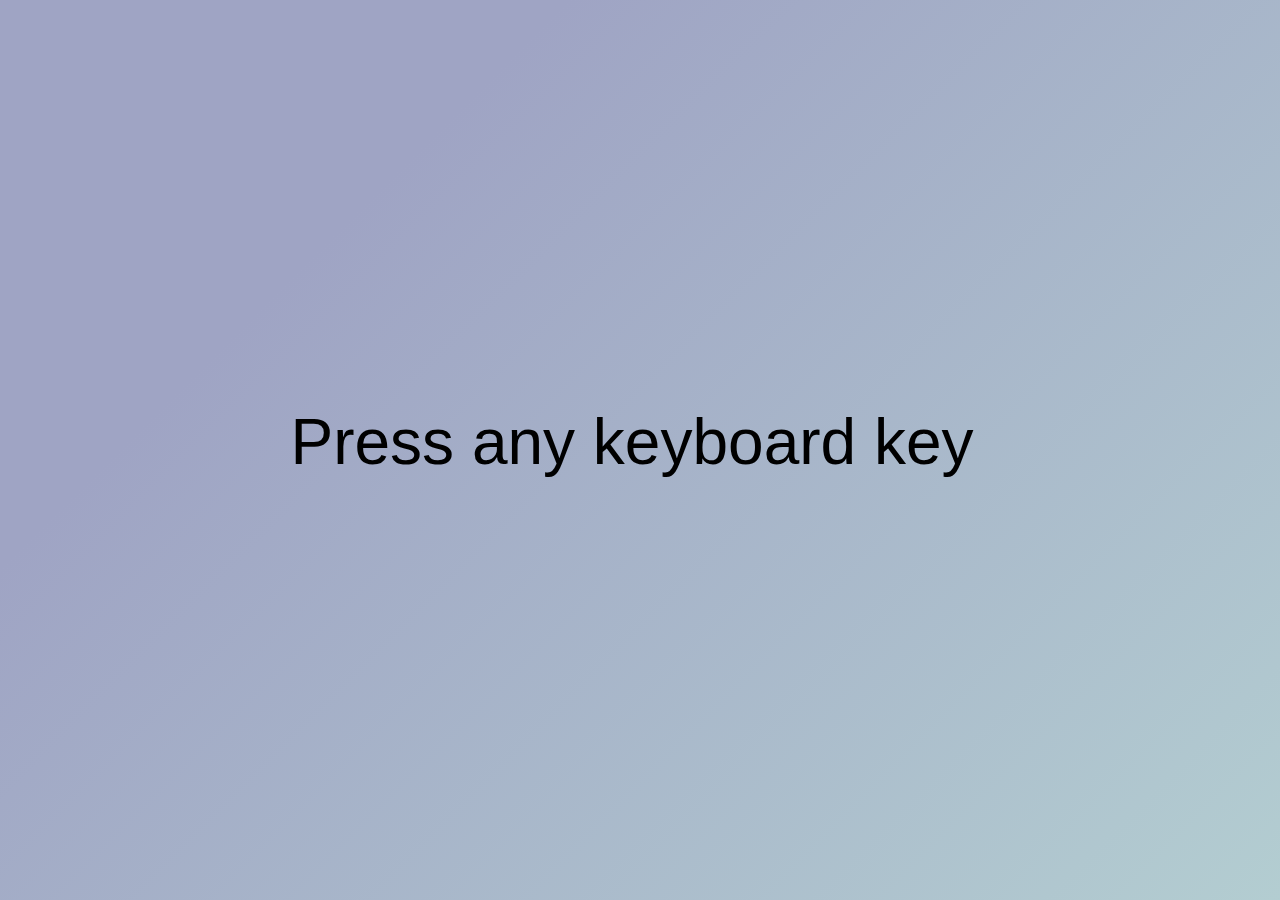
<file: day23/index.html>
<!DOCTYPE html>
<html lang="en">
<head>
	<meta charset="UTF-8">
	<meta name="viewport" content="width=device-width, initial-scale=1.0">
	<link rel="stylesheet" href="css/style.css">
	<link rel="shortcut icon" href="#">
	<title>Number Generator</title>
</head>
<body>
	<script src="script.js"></script>
</body>
</html>
</file>
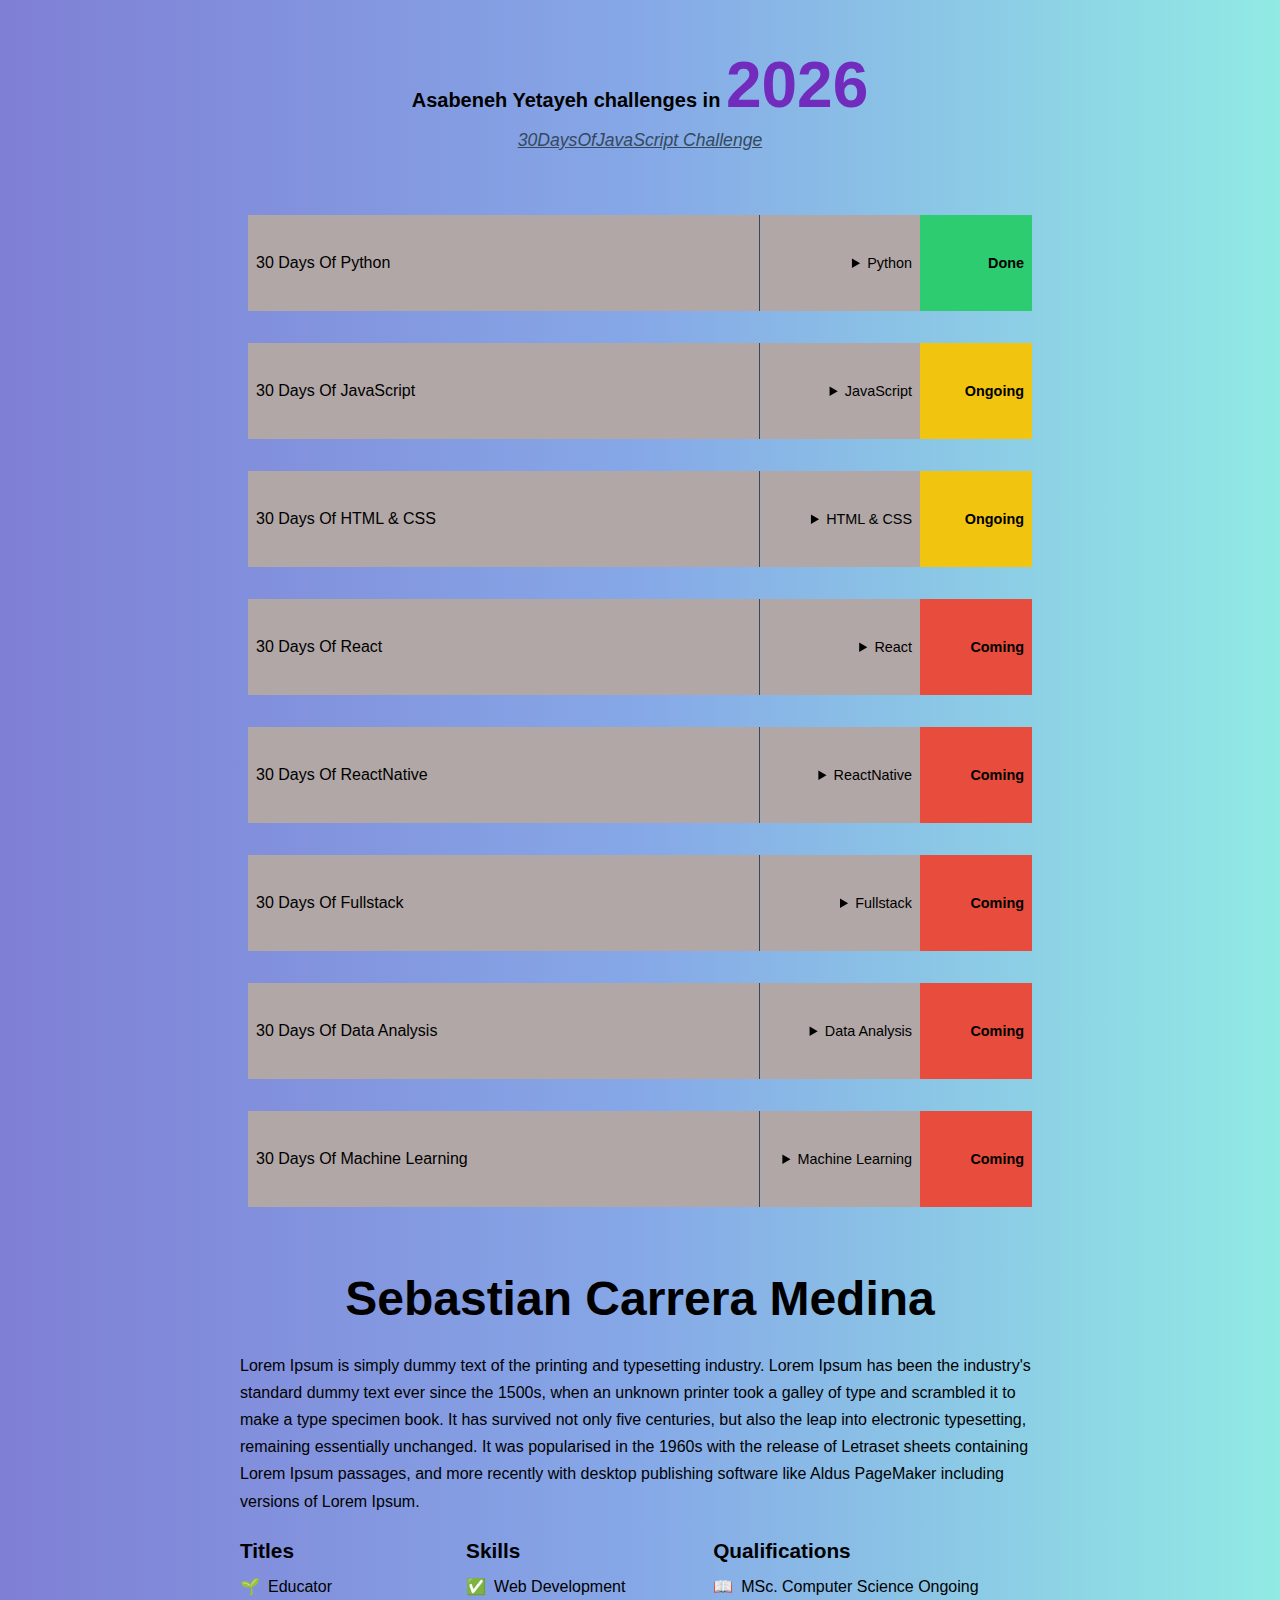
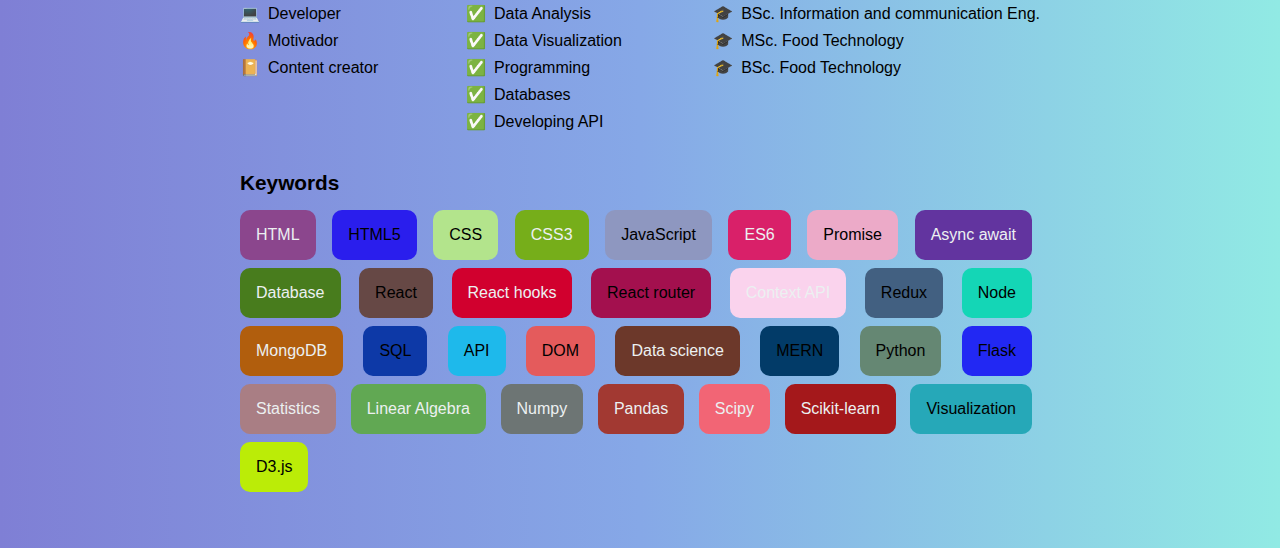
<file: day21/project_1/index.html>
<!DOCTYPE html>
<html>
  <head>
    <title>JavaScript for Everyone:DOM</title>
    <link rel="stylesheet" href="css/style.css" />
    <link rel="shortcut icon" href="#">
  </head>
  <body>
    <div class="wrapper">
      <h1 class="name">Asabeneh Yetayeh challenges in <span>2020</span></h1>
      <h2>30DaysOfJavaScript Challenge</h2>
      <p></p>
      <ul></ul>
    </div>
    <script src="script.js"></script>
  </body>
</html>
</file>
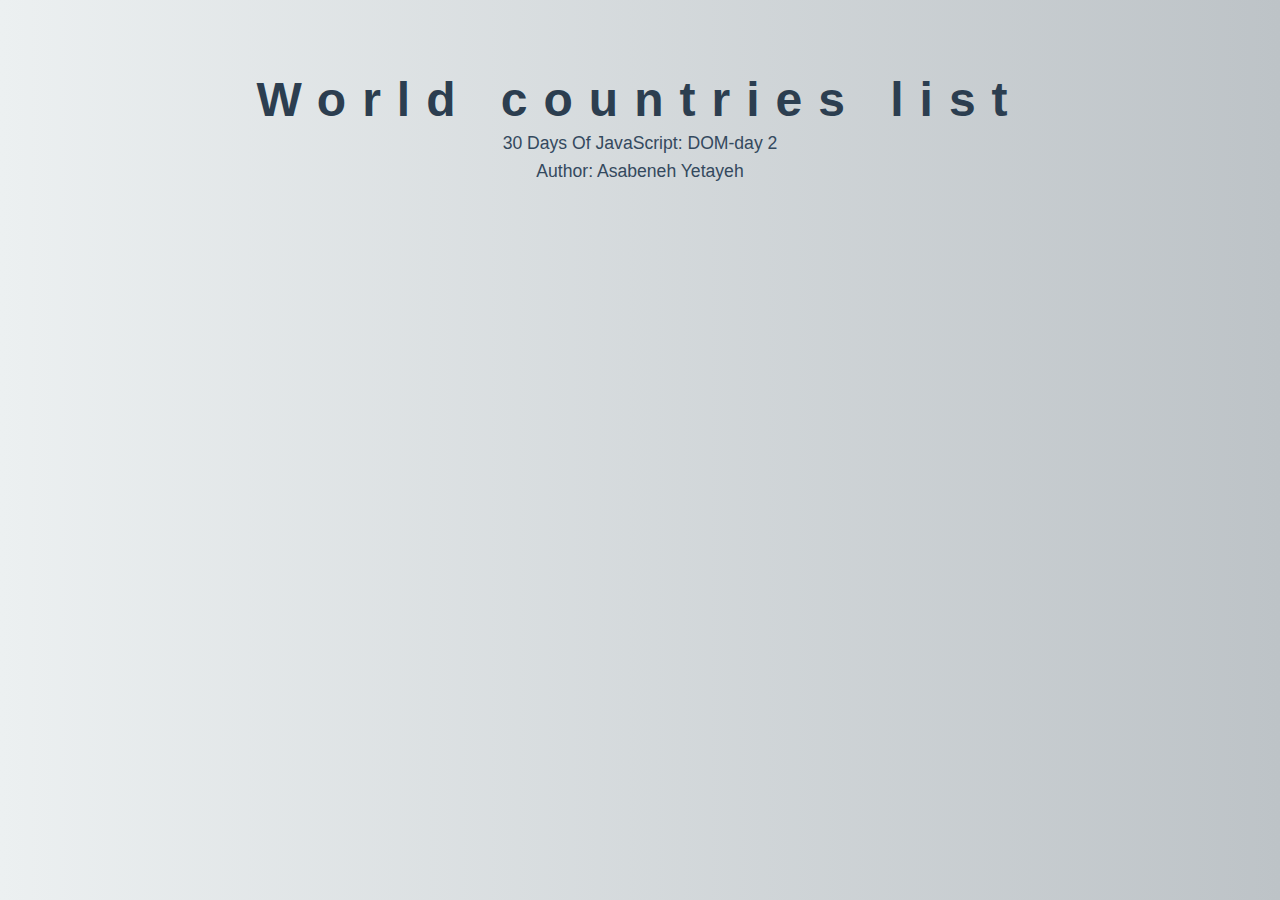
<file: day22/project_3/index.html>
<!DOCTYPE html>
<html lang="en">
<head>
	<meta charset="UTF-8">
	<meta name="viewport" content="width=device-width, initial-scale=1.0">
	<link rel="stylesheet" href="css/style.css">
	<link rel="shortcut icon" href="#">
	<title>World countries list</title>
</head>
<body>
	<script src="script.js"></script>
</body>
</html>
</file>
<file: day23/css/style.css>
*,
*::before,
*::after {
  padding: 0;
  margin: 0;
  box-sizing: inherit; }

body {
  box-sizing: border-box;
  font-size: 62.5%;
  background-color: #b3cdd1;
  background-image: linear-gradient(315deg, #b3cdd1 0%, #9fa4c4 74%);
  padding: 3rem 1.5rem; }

html {
  font-family: "Raleway", sans-serif; }

@media only screen and (max-width: 37.5em) {
  h1 {
    font-size: 2rem !important; } }

@media only screen and (max-width: 37.5em) {
  h3 {
    font-size: 1.1rem !important;
    margin-top: 0.5rem !important; } }

@media only screen and (max-width: 37.5em) {
  ul > * {
    font-size: 1.8rem !important;
    width: 6rem !important;
    height: 6rem !important; } }
</file>
<file: day21/project_1/css/style.css>
*,
*::before,
*::after {
  padding: 0;
  margin: 0;
  box-sizing: inherit; }

body {
  box-sizing: border-box;
  font-size: 62.5%;
  background-color: #b3cdd1;
  padding: 3rem 1.5rem; }

html {
  font-family: "Raleway", sans-serif; }

@media only screen and (max-width: 37.5em) {
  .title {
    font-size: 1rem; } }

@media only screen and (max-width: 37.5em) {
  ul > * {
    font-size: 0.3rem; } }
</file>
<file: day22/project_3/css/style.css>
*,
*::before,
*::after {
  padding: 0;
  margin: 0;
  box-sizing: inherit; }

body {
  box-sizing: border-box;
  font-size: 62.5%;
  padding: 3rem 1.5rem;
  background-color: #ecf0f1;
  background-image: linear-gradient(to right, #ecf0f1, #bdc3c7); }
  @media only screen and (max-width: 37.5em) {
    body {
      padding: 2rem 1rem; } }

html {
  font-family: "Raleway", sans-serif; }

@media only screen and (max-width: 37.5em) {
  h1 {
    font-size: 1.8rem !important;
    letter-spacing: 0.4rem !important; } }

@media only screen and (max-width: 37.5em) {
  p {
    font-size: 1rem !important; } }

@media only screen and (max-width: 37.5em) {
  h3 {
    font-size: 1.1rem !important;
    margin-top: 0.5rem !important; } }

ul > * {
  transition: background-color 0.2s ease; }
  @media only screen and (max-width: 37.5em) {
    ul > * {
      font-size: 0.8rem !important;
      width: 6rem !important;
      height: 6rem !important; } }

ul > *:hover {
  background-color: #34495e;
  color: #ecf0f1; }
</file>
